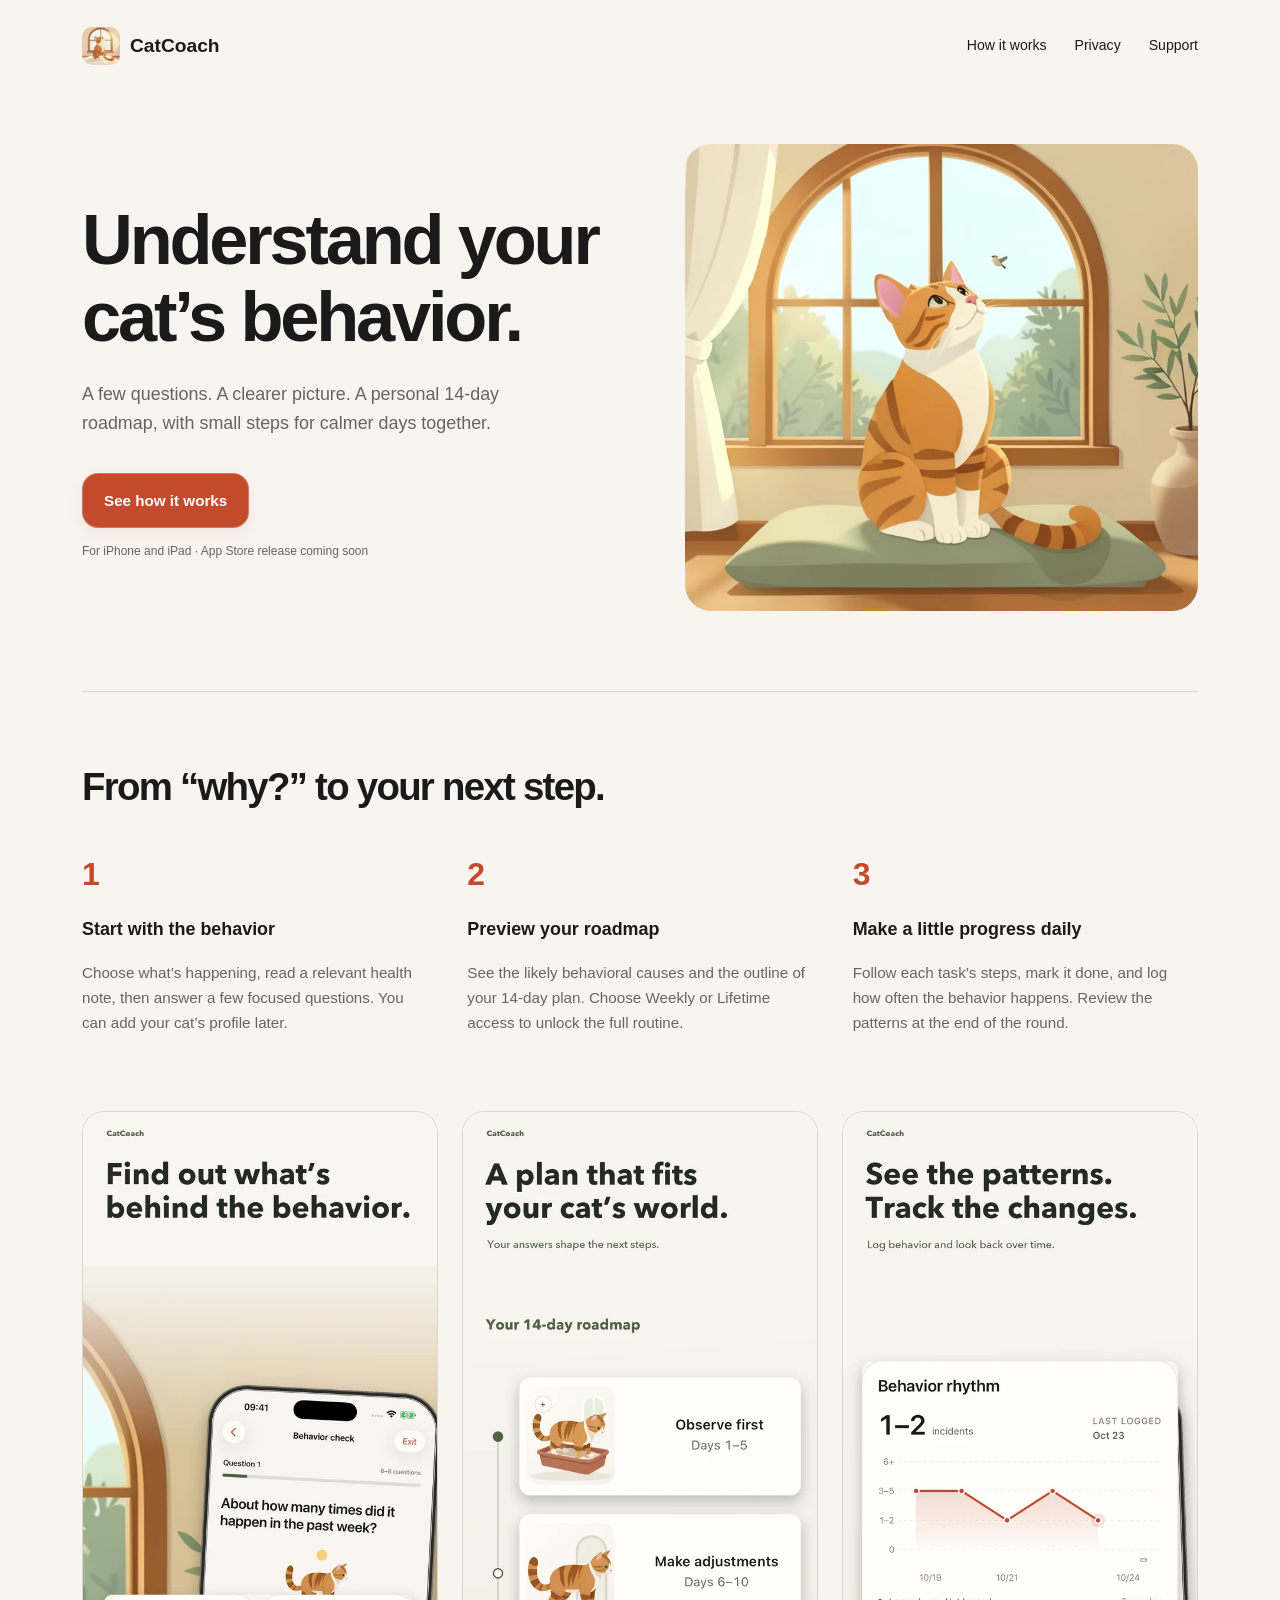
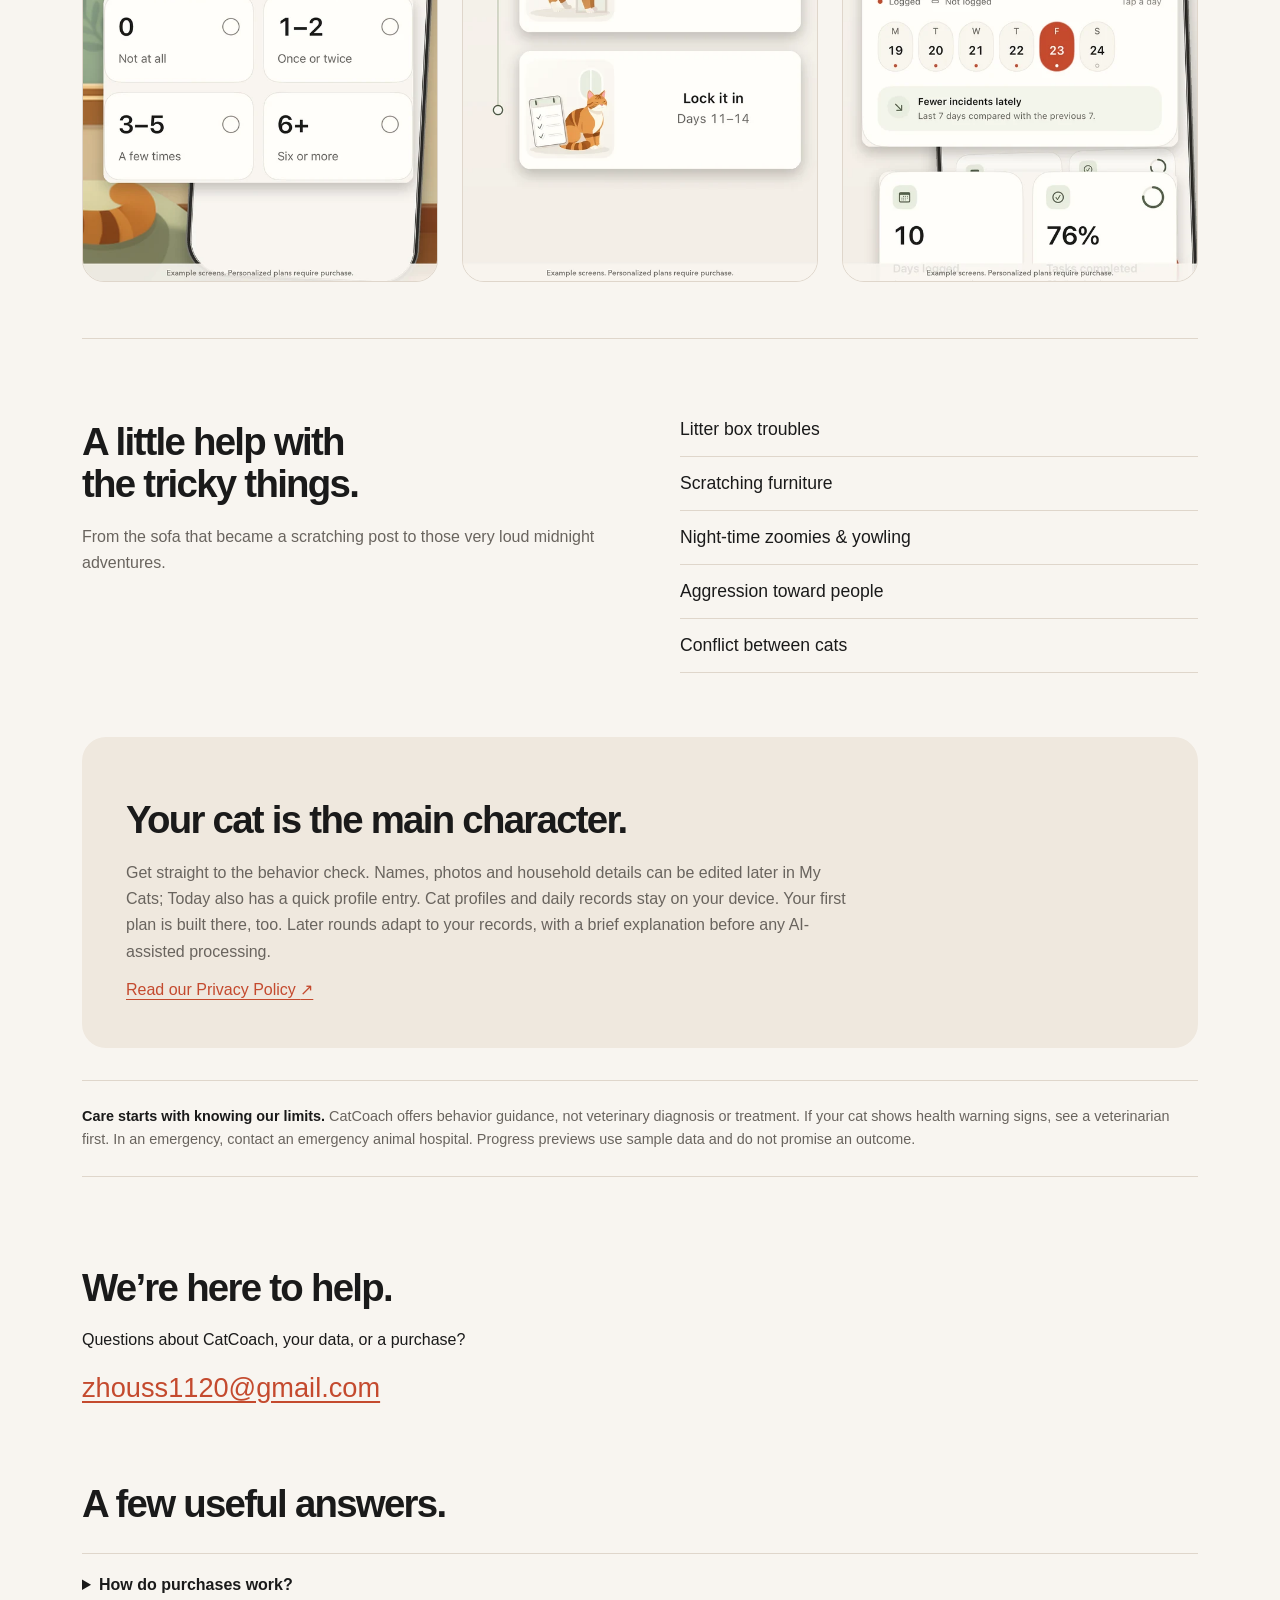
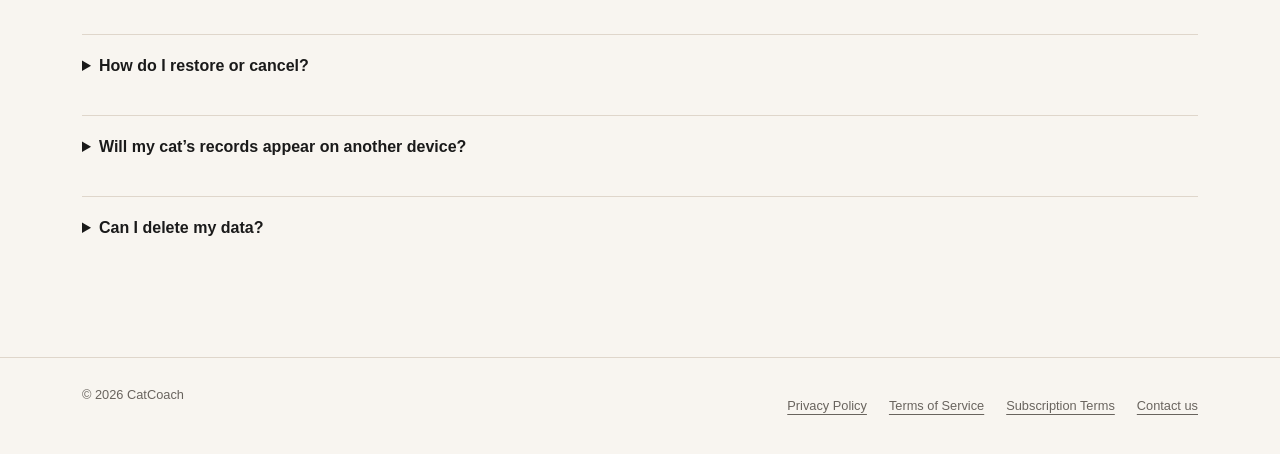
<file: index.html>
<!doctype html>
<html lang="en">
<head>
<meta charset="utf-8"><meta name="viewport" content="width=device-width, initial-scale=1">
<meta name="theme-color" content="#F8F5F0">
<meta name="description" content="Understand your cat’s behavior. Start with a short behavior check, preview your 14-day roadmap, and unlock clear daily guidance on iPhone and iPad.">
<title>CatCoach — Understand your cat’s behavior</title>
<link rel="icon" href="assets/catcoach-a4.png" type="image/png"><link rel="apple-touch-icon" href="assets/apple-touch-icon.png" sizes="180x180"><link rel="stylesheet" href="styles.css">
</head>
<body>
<header class="site-header">
  <a class="brand" href="index.html"><img src="assets/catcoach-a4.png" alt="" width="38" height="38"><span>CatCoach</span></a>
  <nav class="site-nav" aria-label="Main navigation"><a href="#how-it-works">How it works</a><a href="privacy.html">Privacy</a><a href="#support">Support</a></nav>
</header>
<main class="home">
  <section class="home-hero">
    <div class="hero-copy">
      <h1>Understand your cat’s behavior.</h1>
      <p class="lead">A few questions. A clearer picture. A personal 14-day roadmap, with small steps for calmer days together.</p>
      <a class="button" href="#how-it-works">See how it works</a>
      <p class="availability">For iPhone and iPad · App Store release coming soon</p>
    </div>
    <figure class="hero-art"><img src="assets/window-scene.webp" alt="CatCoach’s orange cat beside a sunny window, with plants and warm afternoon light" width="896" height="640" fetchpriority="high"></figure>
  </section>
  <section class="intro" id="how-it-works">
    <h2>From “why?” to your next step.</h2>
    <div class="steps">
      <article><span class="step-number">1</span><h3>Start with the behavior</h3><p>Choose what’s happening, read a relevant health note, then answer a few focused questions. You can add your cat’s profile later.</p></article>
      <article><span class="step-number">2</span><h3>Preview your roadmap</h3><p>See the likely behavioral causes and the outline of your 14-day plan. Choose Weekly or Lifetime access to unlock the full routine.</p></article>
      <article><span class="step-number">3</span><h3>Make a little progress daily</h3><p>Follow each task’s steps, mark it done, and log how often the behavior happens. Review the patterns at the end of the round.</p></article>
    </div>
  </section>
  <section class="app-preview" aria-label="A look inside CatCoach">
    <figure><img src="assets/behavior-check.webp" alt="CatCoach behavior check preview, showing a short illustrated question" width="600" height="1304" loading="lazy"></figure>
    <figure><img src="assets/plan-roadmap.webp" alt="CatCoach plan preview, showing the three stages of a 14-day roadmap without the paid task details" width="600" height="1304" loading="lazy"></figure>
    <figure><img src="assets/progress.webp" alt="CatCoach progress preview with sample behavior records and patterns" width="600" height="1304" loading="lazy"></figure>
  </section>
  <section class="split-section">
    <div><h2>A little help with the tricky things.</h2><p class="muted">From the sofa that became a scratching post to those very loud midnight adventures.</p></div>
    <ul class="behavior-list"><li>Litter box troubles</li><li>Scratching furniture</li><li>Night-time zoomies &amp; yowling</li><li>Aggression toward people</li><li>Conflict between cats</li></ul>
  </section>
  <section class="privacy-note"><h2>Your cat is the main character.</h2><p>Get straight to the behavior check. Names, photos and household details can be edited later in My Cats; Today also has a quick profile entry. Cat profiles and daily records stay on your device. Your first plan is built there, too. Later rounds adapt to your records, with a brief explanation before any AI-assisted processing.</p><a href="privacy.html">Read our Privacy Policy <span aria-hidden="true">↗</span></a></section>
  <section class="notice"><strong>Care starts with knowing our limits.</strong> CatCoach offers behavior guidance, not veterinary diagnosis or treatment. If your cat shows health warning signs, see a veterinarian first. In an emergency, contact an emergency animal hospital. Progress previews use sample data and do not promise an outcome.</section>
  <section id="contact" class="contact-section"><h2>We’re here to help.</h2><p>Questions about CatCoach, your data, or a purchase?</p><a class="contact-email" href="mailto:zhouss1120@gmail.com">zhouss1120@gmail.com</a></section>
  <section id="support" class="faq"><h2>A few useful answers.</h2>
    <details><summary>How do purchases work?</summary><p>Preview the assessment and roadmap before you buy. CatCoach Weekly is an auto-renewing subscription; CatCoach Lifetime is a one-time purchase. Both unlock the same plan features. Apple shows the local price and billing terms before confirmation. A 14-day plan is separate from the 1-week billing period. See our <a href="auto-renewal.html">subscription terms</a>.</p></details>
    <details><summary>How do I restore or cancel?</summary><p>Restore from Settings → Restore Purchases in CatCoach, using the same Apple Account. Weekly members can use Settings → Manage Subscription, or Apple Settings → your name → Subscriptions on iPhone or iPad. Deleting the app does not cancel a subscription. For refunds, visit <a href="https://reportaproblem.apple.com">Apple’s refund page</a>.</p></details>
    <details><summary>Will my cat’s records appear on another device?</summary><p>Purchases can be restored with the same Apple Account. Cat profiles, photos, plans and records are stored locally and do not automatically sync between your iPhone and iPad.</p></details>
    <details><summary>Can I delete my data?</summary><p>Yes. Delete individual cat profiles and their records in My Cats, or remove a photo in its profile. To erase all local records, use Delete App in Apple’s settings, not Offload App. Purchase records handled by Apple and RevenueCat are separate; contact us for purchase-related data requests.</p></details>
  </section>
</main>
<footer class="site-footer"><div><span>© 2026 CatCoach</span><nav aria-label="Legal"><a href="privacy.html">Privacy Policy</a><a href="terms.html">Terms of Service</a><a href="auto-renewal.html">Subscription Terms</a><a href="#contact">Contact us</a></nav></div></footer>
</body>
</html>
</file>
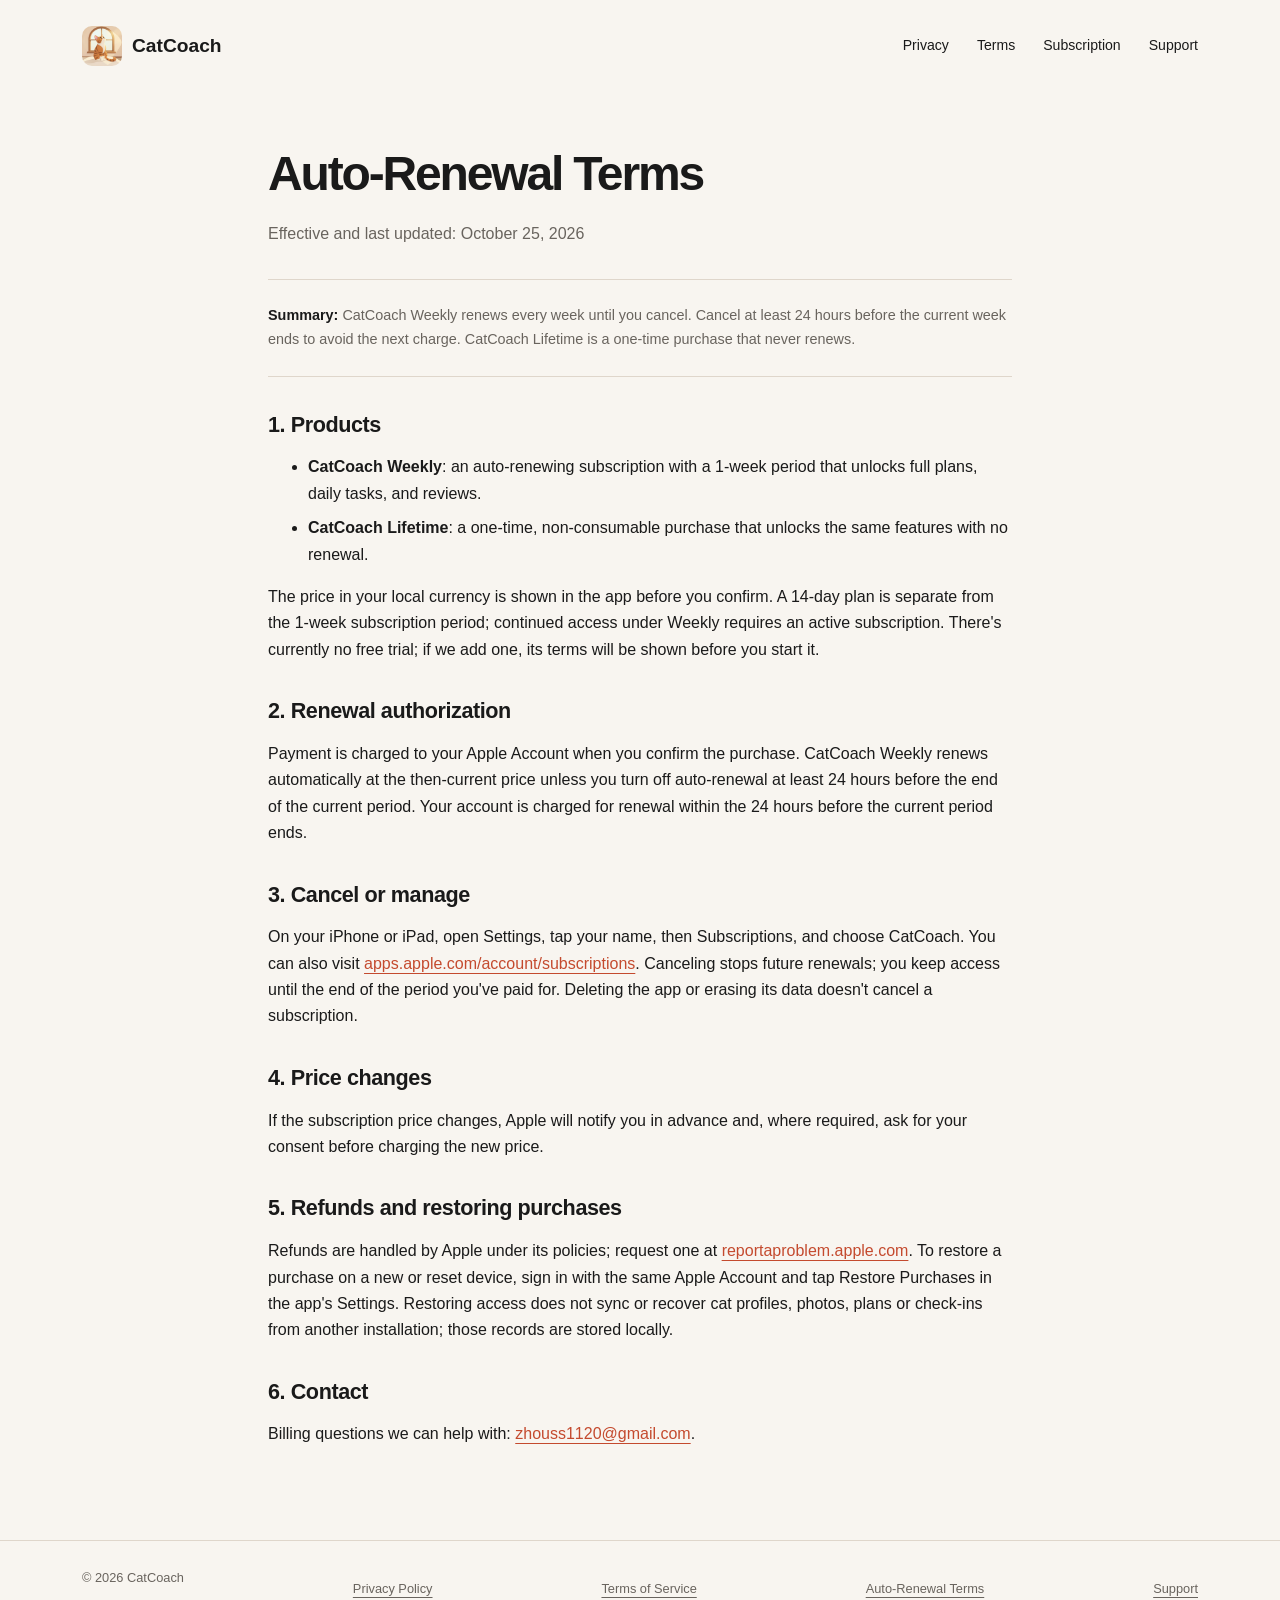
<file: auto-renewal.html>
<!doctype html>
<html lang="en">
<head>
<meta charset="utf-8">
<meta name="viewport" content="width=device-width, initial-scale=1">
<meta name="theme-color" content="#F8F5F0">
<title>Auto-Renewal Terms: CatCoach</title>
<link rel="icon" href="assets/catcoach-a4.png" type="image/png">
<link rel="apple-touch-icon" href="assets/apple-touch-icon.png" sizes="180x180">
<link rel="stylesheet" href="styles.css">
</head>
<body>
<header class="site-header">
  <a class="brand" href="index.html"><img src="assets/catcoach-a4.png" alt="" width="40" height="40"><span>CatCoach</span></a>
  <nav class="site-nav" aria-label="Site"><a href="privacy.html">Privacy</a><a href="terms.html">Terms</a><a href="auto-renewal.html">Subscription</a><a href="index.html#support">Support</a></nav>
</header>
<main>
  <h1>Auto-Renewal Terms</h1>
  <p class="meta">Effective and last updated: October 25, 2026</p>
  <div class="notice"><strong>Summary:</strong> CatCoach Weekly renews every week until you cancel. Cancel at least 24 hours before the current week ends to avoid the next charge. CatCoach Lifetime is a one-time purchase that never renews.</div>

  <h2>1. Products</h2>
  <ul>
    <li><strong>CatCoach Weekly</strong>: an auto-renewing subscription with a 1-week period that unlocks full plans, daily tasks, and reviews.</li>
    <li><strong>CatCoach Lifetime</strong>: a one-time, non-consumable purchase that unlocks the same features with no renewal.</li>
  </ul>
  <p>The price in your local currency is shown in the app before you confirm. A 14-day plan is separate from the 1-week subscription period; continued access under Weekly requires an active subscription. There's currently no free trial; if we add one, its terms will be shown before you start it.</p>

  <h2>2. Renewal authorization</h2>
  <p>Payment is charged to your Apple Account when you confirm the purchase. CatCoach Weekly renews automatically at the then-current price unless you turn off auto-renewal at least 24 hours before the end of the current period. Your account is charged for renewal within the 24 hours before the current period ends.</p>

  <h2>3. Cancel or manage</h2>
  <p>On your iPhone or iPad, open Settings, tap your name, then Subscriptions, and choose CatCoach. You can also visit <a href="https://apps.apple.com/account/subscriptions">apps.apple.com/account/subscriptions</a>. Canceling stops future renewals; you keep access until the end of the period you've paid for. Deleting the app or erasing its data doesn't cancel a subscription.</p>

  <h2>4. Price changes</h2>
  <p>If the subscription price changes, Apple will notify you in advance and, where required, ask for your consent before charging the new price.</p>

  <h2>5. Refunds and restoring purchases</h2>
  <p>Refunds are handled by Apple under its policies; request one at <a href="https://reportaproblem.apple.com">reportaproblem.apple.com</a>. To restore a purchase on a new or reset device, sign in with the same Apple Account and tap Restore Purchases in the app's Settings. Restoring access does not sync or recover cat profiles, photos, plans or check-ins from another installation; those records are stored locally.</p>

  <h2>6. Contact</h2>
  <p>Billing questions we can help with: <a href="mailto:zhouss1120@gmail.com">zhouss1120@gmail.com</a>.</p>
</main>
<footer class="site-footer"><div><span>© 2026 CatCoach</span><a href="privacy.html">Privacy Policy</a><a href="terms.html">Terms of Service</a><a href="auto-renewal.html">Auto-Renewal Terms</a><a href="index.html#support">Support</a></div></footer>
</body>
</html>
</file>
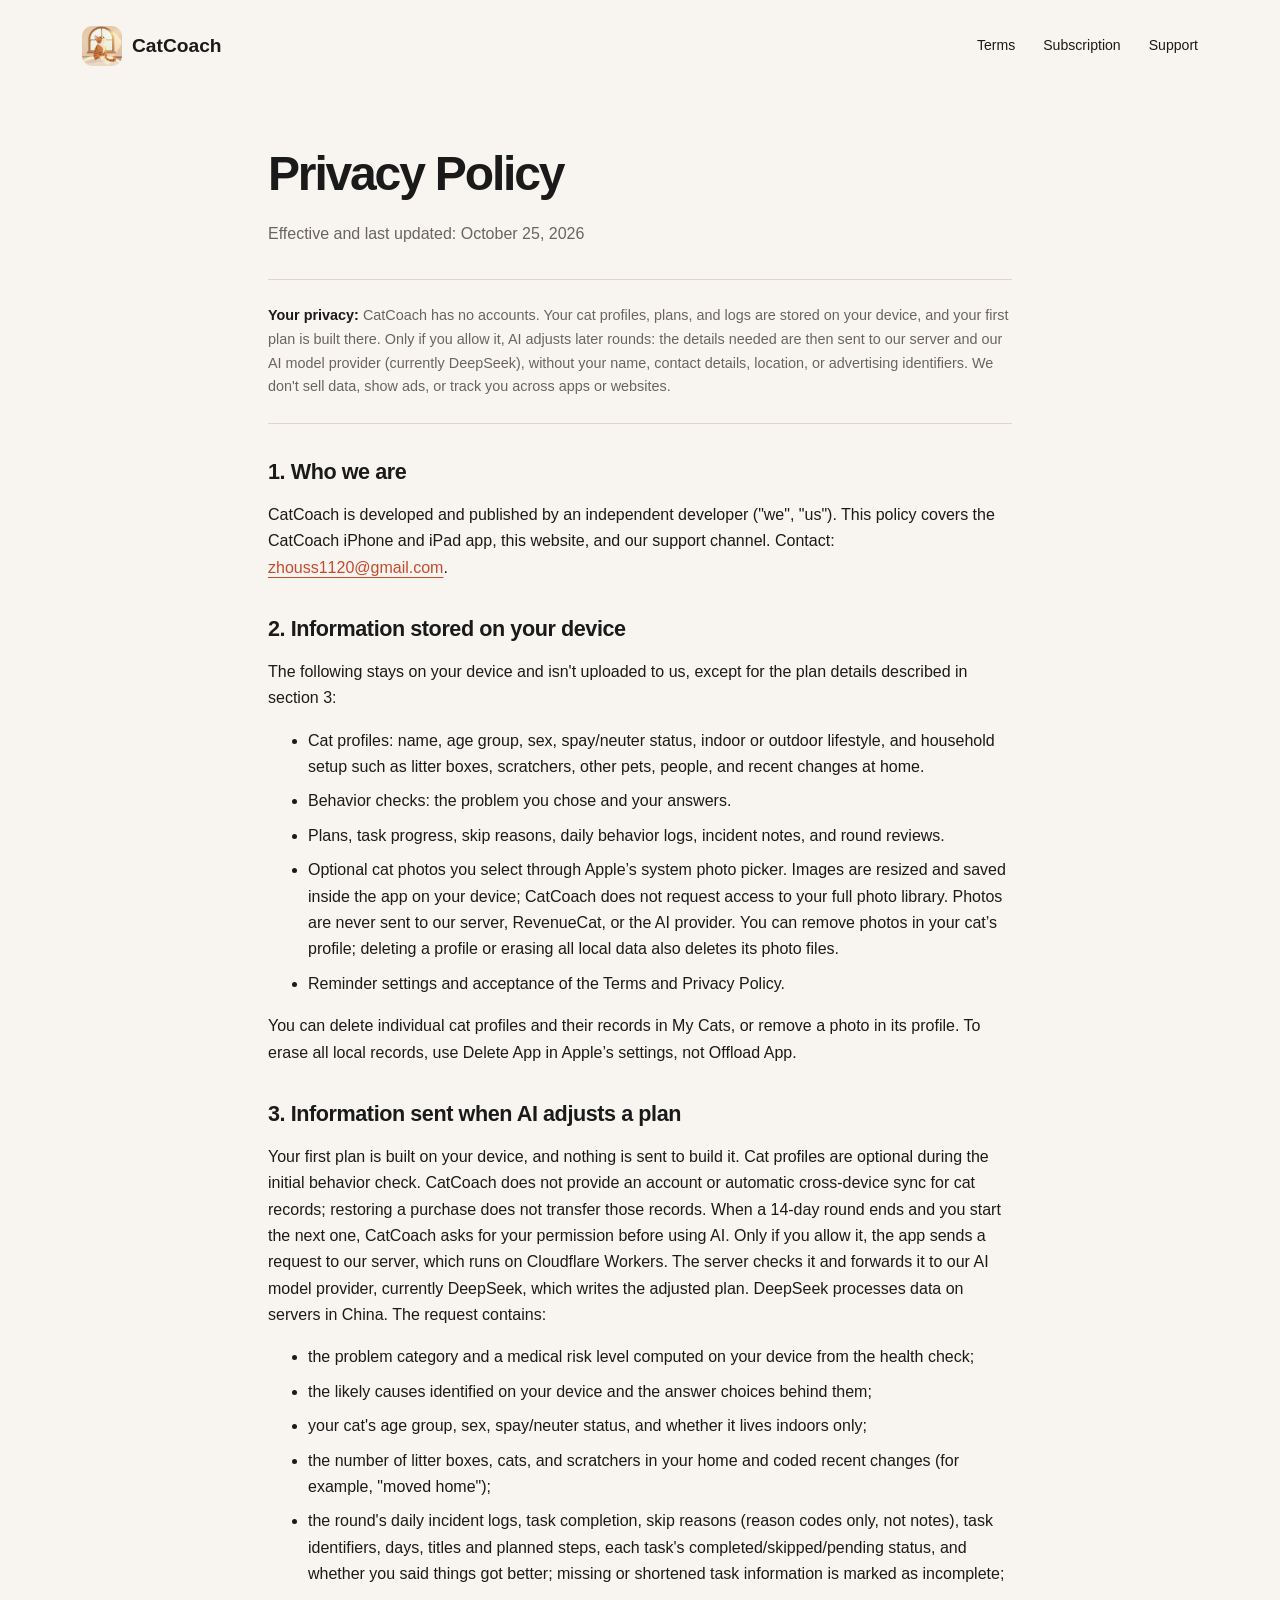
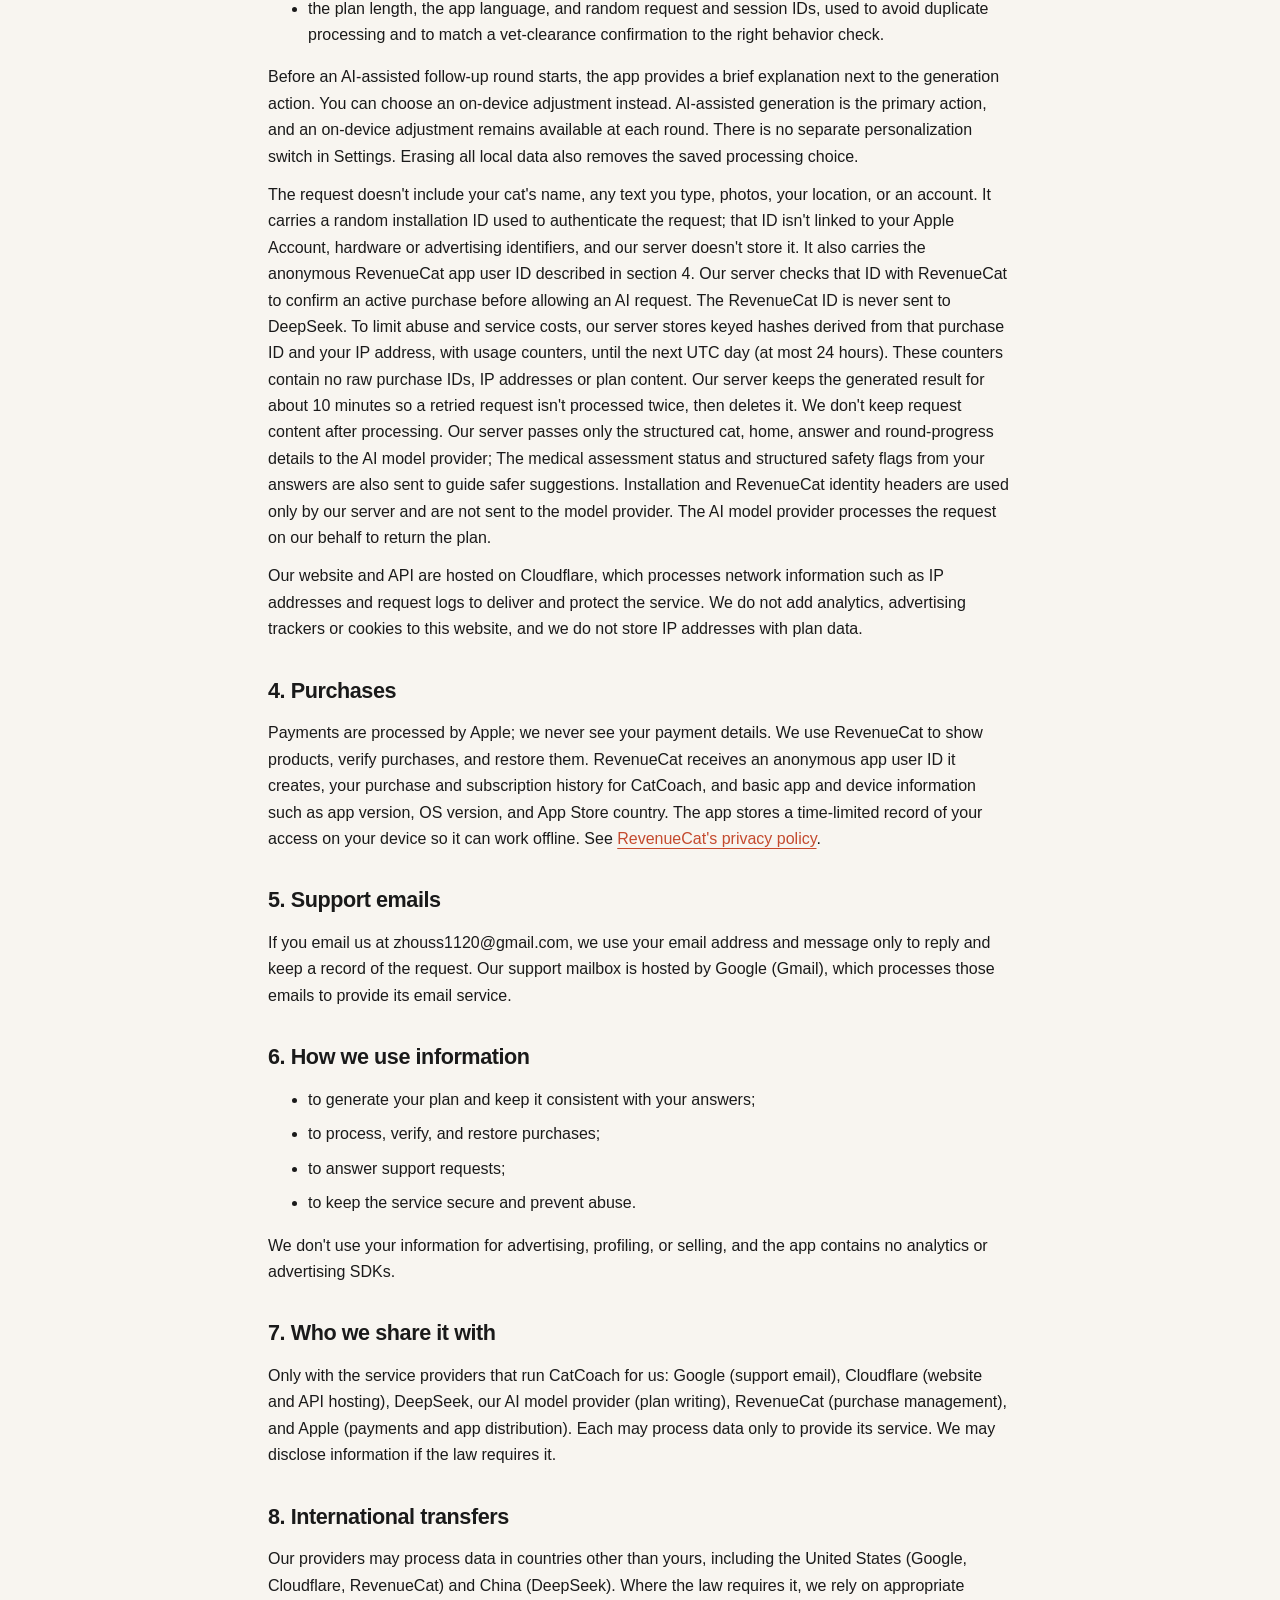
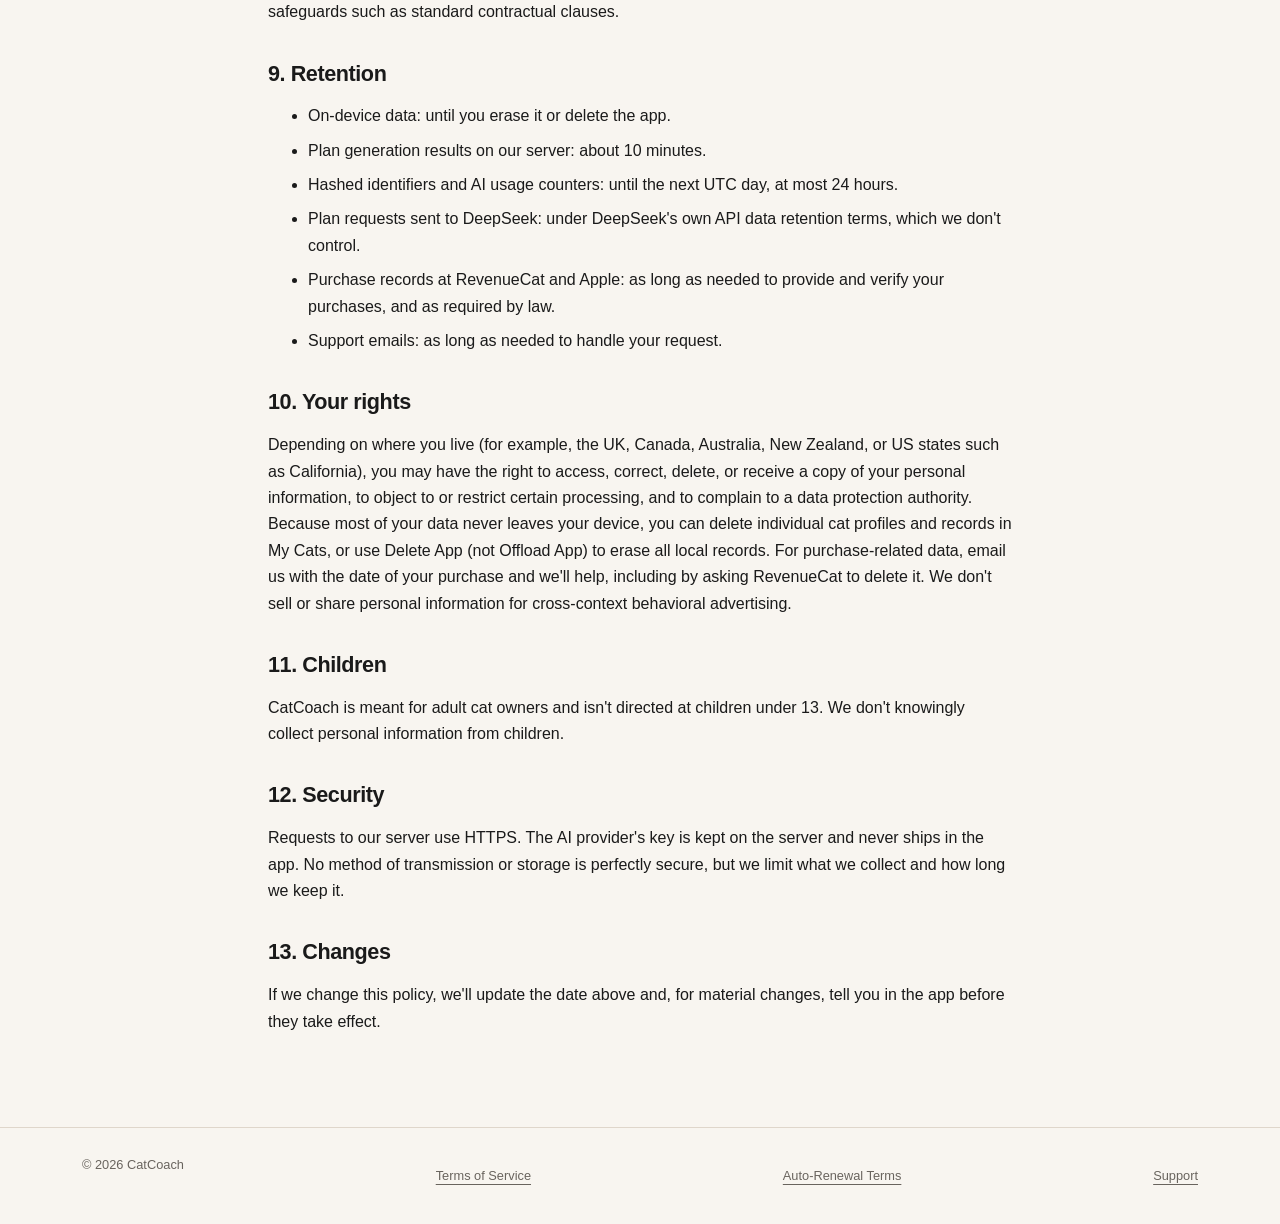
<file: privacy.html>
<!doctype html>
<html lang="en">
<head>
<meta charset="utf-8">
<meta name="viewport" content="width=device-width, initial-scale=1">
<meta name="theme-color" content="#F8F5F0">
<title>Privacy Policy: CatCoach</title>
<link rel="icon" href="assets/catcoach-a4.png" type="image/png">
<link rel="apple-touch-icon" href="assets/apple-touch-icon.png" sizes="180x180">
<link rel="stylesheet" href="styles.css">
</head>
<body>
<header class="site-header">
  <a class="brand" href="index.html"><img src="assets/catcoach-a4.png" alt="" width="40" height="40"><span>CatCoach</span></a>
  <nav class="site-nav" aria-label="Site"><a href="terms.html">Terms</a><a href="auto-renewal.html">Subscription</a><a href="index.html#support">Support</a></nav>
</header>
<main>
  <h1>Privacy Policy</h1>
  <p class="meta">Effective and last updated: October 25, 2026</p>
  <div class="notice"><strong>Your privacy:</strong> CatCoach has no accounts. Your cat profiles, plans, and logs are stored on your device, and your first plan is built there. Only if you allow it, AI adjusts later rounds: the details needed are then sent to our server and our AI model provider (currently DeepSeek), without your name, contact details, location, or advertising identifiers. We don't sell data, show ads, or track you across apps or websites.</div>

  <h2>1. Who we are</h2>
  <p>CatCoach is developed and published by an independent developer ("we", "us"). This policy covers the CatCoach iPhone and iPad app, this website, and our support channel. Contact: <a href="mailto:zhouss1120@gmail.com">zhouss1120@gmail.com</a>.</p>

  <h2>2. Information stored on your device</h2>
  <p>The following stays on your device and isn't uploaded to us, except for the plan details described in section 3:</p>
  <ul>
    <li>Cat profiles: name, age group, sex, spay/neuter status, indoor or outdoor lifestyle, and household setup such as litter boxes, scratchers, other pets, people, and recent changes at home.</li>
    <li>Behavior checks: the problem you chose and your answers.</li>
    <li>Plans, task progress, skip reasons, daily behavior logs, incident notes, and round reviews.</li>
    <li>Optional cat photos you select through Apple’s system photo picker. Images are resized and saved inside the app on your device; CatCoach does not request access to your full photo library. Photos are never sent to our server, RevenueCat, or the AI provider. You can remove photos in your cat’s profile; deleting a profile or erasing all local data also deletes its photo files.</li>
    <li>Reminder settings and acceptance of the Terms and Privacy Policy.</li>
  </ul>
  <p>You can delete individual cat profiles and their records in My Cats, or remove a photo in its profile. To erase all local records, use Delete App in Apple’s settings, not Offload App.</p>

  <h2>3. Information sent when AI adjusts a plan</h2>
  <p>Your first plan is built on your device, and nothing is sent to build it. Cat profiles are optional during the initial behavior check. CatCoach does not provide an account or automatic cross-device sync for cat records; restoring a purchase does not transfer those records. When a 14-day round ends and you start the next one, CatCoach asks for your permission before using AI. Only if you allow it, the app sends a request to our server, which runs on Cloudflare Workers. The server checks it and forwards it to our AI model provider, currently DeepSeek, which writes the adjusted plan. DeepSeek processes data on servers in China. The request contains:</p>
  <ul>
    <li>the problem category and a medical risk level computed on your device from the health check;</li>
    <li>the likely causes identified on your device and the answer choices behind them;</li>
    <li>your cat's age group, sex, spay/neuter status, and whether it lives indoors only;</li>
    <li>the number of litter boxes, cats, and scratchers in your home and coded recent changes (for example, "moved home");</li>
    <li>the round's daily incident logs, task completion, skip reasons (reason codes only, not notes), task identifiers, days, titles and planned steps, each task's completed/skipped/pending status, and whether you said things got better; missing or shortened task information is marked as incomplete;</li>
    <li>the plan length, the app language, and random request and session IDs, used to avoid duplicate processing and to match a vet-clearance confirmation to the right behavior check.</li>
  </ul>
  <p>Before an AI-assisted follow-up round starts, the app provides a brief explanation next to the generation action. You can choose an on-device adjustment instead. AI-assisted generation is the primary action, and an on-device adjustment remains available at each round. There is no separate personalization switch in Settings. Erasing all local data also removes the saved processing choice.</p>
  <p>The request doesn't include your cat's name, any text you type, photos, your location, or an account. It carries a random installation ID used to authenticate the request; that ID isn't linked to your Apple Account, hardware or advertising identifiers, and our server doesn't store it. It also carries the anonymous RevenueCat app user ID described in section 4. Our server checks that ID with RevenueCat to confirm an active purchase before allowing an AI request. The RevenueCat ID is never sent to DeepSeek. To limit abuse and service costs, our server stores keyed hashes derived from that purchase ID and your IP address, with usage counters, until the next UTC day (at most 24 hours). These counters contain no raw purchase IDs, IP addresses or plan content. Our server keeps the generated result for about 10 minutes so a retried request isn't processed twice, then deletes it. We don't keep request content after processing. Our server passes only the structured cat, home, answer and round-progress details to the AI model provider; The medical assessment status and structured safety flags from your answers are also sent to guide safer suggestions. Installation and RevenueCat identity headers are used only by our server and are not sent to the model provider. The AI model provider processes the request on our behalf to return the plan.</p>
  <p>Our website and API are hosted on Cloudflare, which processes network information such as IP addresses and request logs to deliver and protect the service. We do not add analytics, advertising trackers or cookies to this website, and we do not store IP addresses with plan data.</p>

  <h2>4. Purchases</h2>
  <p>Payments are processed by Apple; we never see your payment details. We use RevenueCat to show products, verify purchases, and restore them. RevenueCat receives an anonymous app user ID it creates, your purchase and subscription history for CatCoach, and basic app and device information such as app version, OS version, and App Store country. The app stores a time-limited record of your access on your device so it can work offline. See <a href="https://www.revenuecat.com/privacy">RevenueCat's privacy policy</a>.</p>

  <h2>5. Support emails</h2>
  <p>If you email us at zhouss1120@gmail.com, we use your email address and message only to reply and keep a record of the request. Our support mailbox is hosted by Google (Gmail), which processes those emails to provide its email service.</p>

  <h2>6. How we use information</h2>
  <ul>
    <li>to generate your plan and keep it consistent with your answers;</li>
    <li>to process, verify, and restore purchases;</li>
    <li>to answer support requests;</li>
    <li>to keep the service secure and prevent abuse.</li>
  </ul>
  <p>We don't use your information for advertising, profiling, or selling, and the app contains no analytics or advertising SDKs.</p>

  <h2>7. Who we share it with</h2>
  <p>Only with the service providers that run CatCoach for us: Google (support email), Cloudflare (website and API hosting), DeepSeek, our AI model provider (plan writing), RevenueCat (purchase management), and Apple (payments and app distribution). Each may process data only to provide its service. We may disclose information if the law requires it.</p>

  <h2>8. International transfers</h2>
  <p>Our providers may process data in countries other than yours, including the United States (Google, Cloudflare, RevenueCat) and China (DeepSeek). Where the law requires it, we rely on appropriate safeguards such as standard contractual clauses.</p>

  <h2>9. Retention</h2>
  <ul>
    <li>On-device data: until you erase it or delete the app.</li>
    <li>Plan generation results on our server: about 10 minutes.</li>
    <li>Hashed identifiers and AI usage counters: until the next UTC day, at most 24 hours.</li>
    <li>Plan requests sent to DeepSeek: under DeepSeek's own API data retention terms, which we don't control.</li>
    <li>Purchase records at RevenueCat and Apple: as long as needed to provide and verify your purchases, and as required by law.</li>
    <li>Support emails: as long as needed to handle your request.</li>
  </ul>

  <h2>10. Your rights</h2>
  <p>Depending on where you live (for example, the UK, Canada, Australia, New Zealand, or US states such as California), you may have the right to access, correct, delete, or receive a copy of your personal information, to object to or restrict certain processing, and to complain to a data protection authority. Because most of your data never leaves your device, you can delete individual cat profiles and records in My Cats, or use Delete App (not Offload App) to erase all local records. For purchase-related data, email us with the date of your purchase and we'll help, including by asking RevenueCat to delete it. We don't sell or share personal information for cross-context behavioral advertising.</p>

  <h2>11. Children</h2>
  <p>CatCoach is meant for adult cat owners and isn't directed at children under 13. We don't knowingly collect personal information from children.</p>

  <h2>12. Security</h2>
  <p>Requests to our server use HTTPS. The AI provider's key is kept on the server and never ships in the app. No method of transmission or storage is perfectly secure, but we limit what we collect and how long we keep it.</p>

  <h2>13. Changes</h2>
  <p>If we change this policy, we'll update the date above and, for material changes, tell you in the app before they take effect.</p>
</main>
<footer class="site-footer"><div><span>© 2026 CatCoach</span><a href="terms.html">Terms of Service</a><a href="auto-renewal.html">Auto-Renewal Terms</a><a href="index.html#support">Support</a></div></footer>
</body>
</html>
</file>
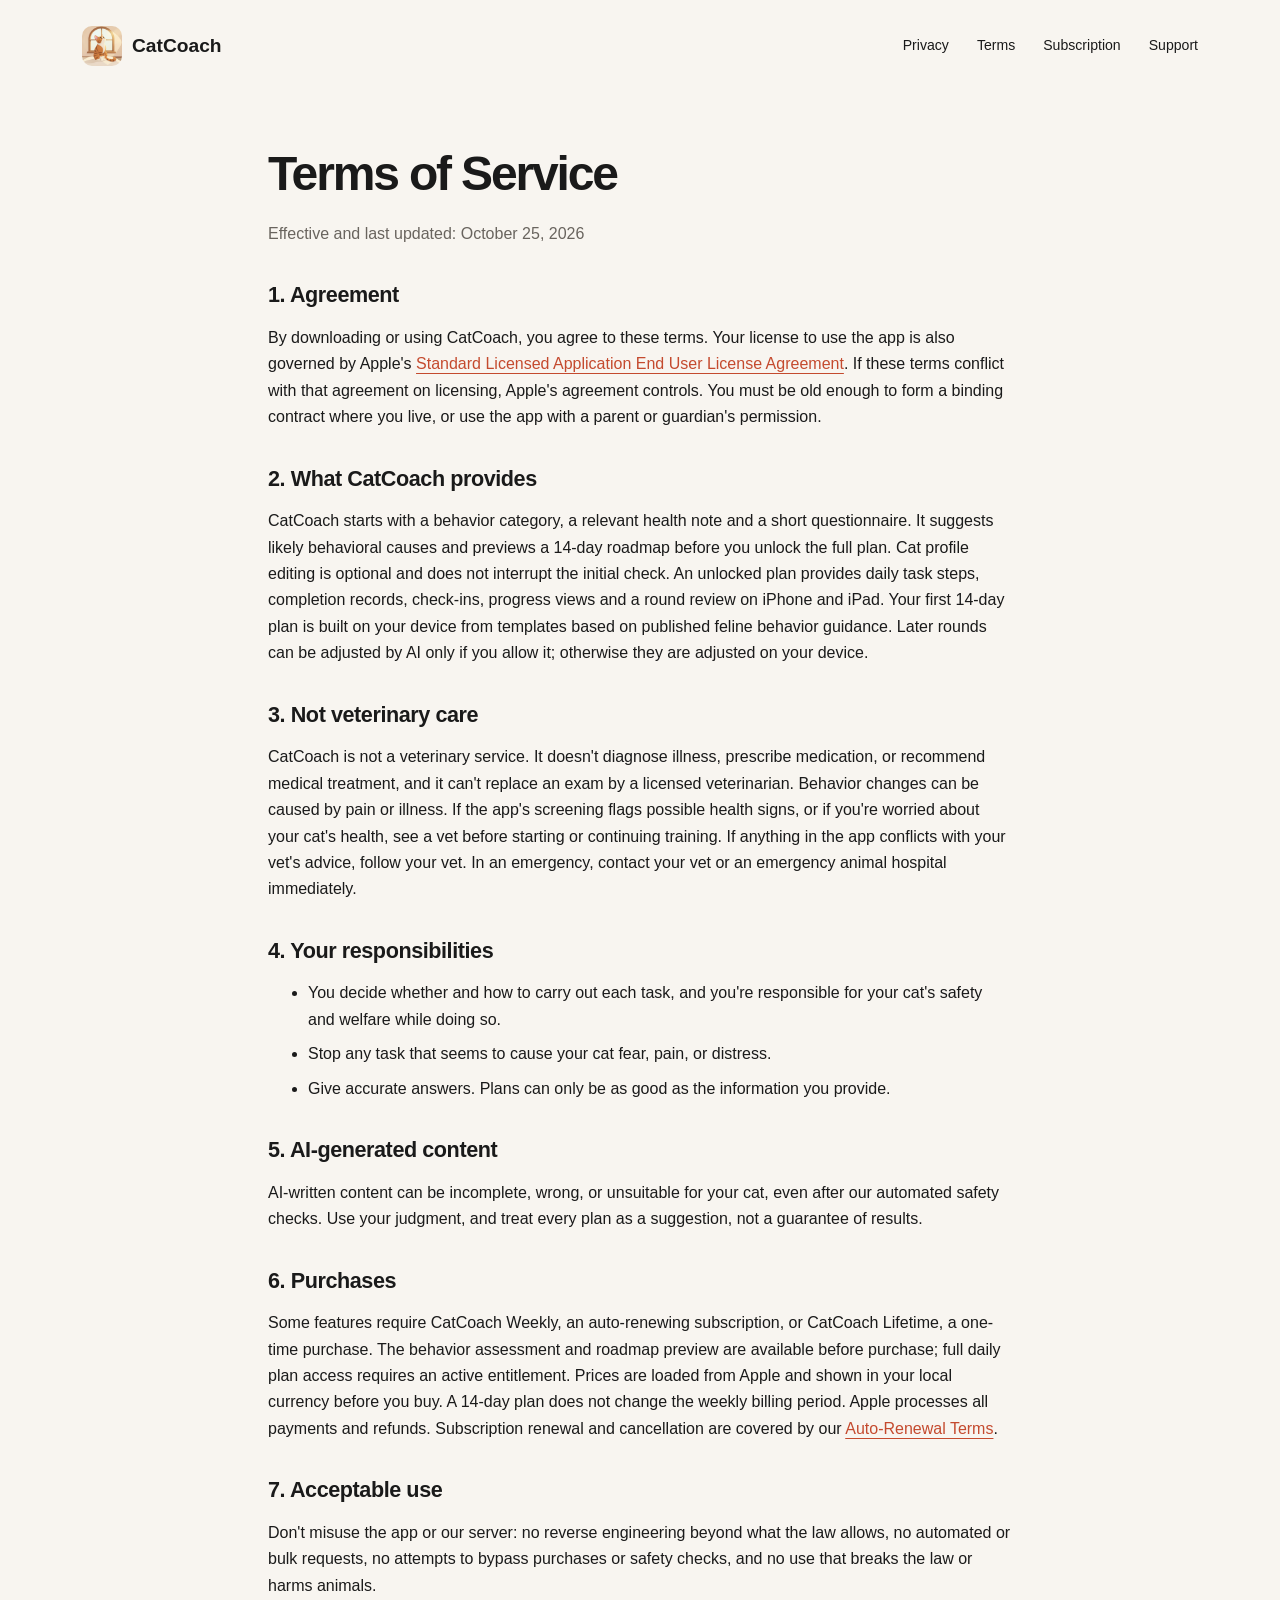
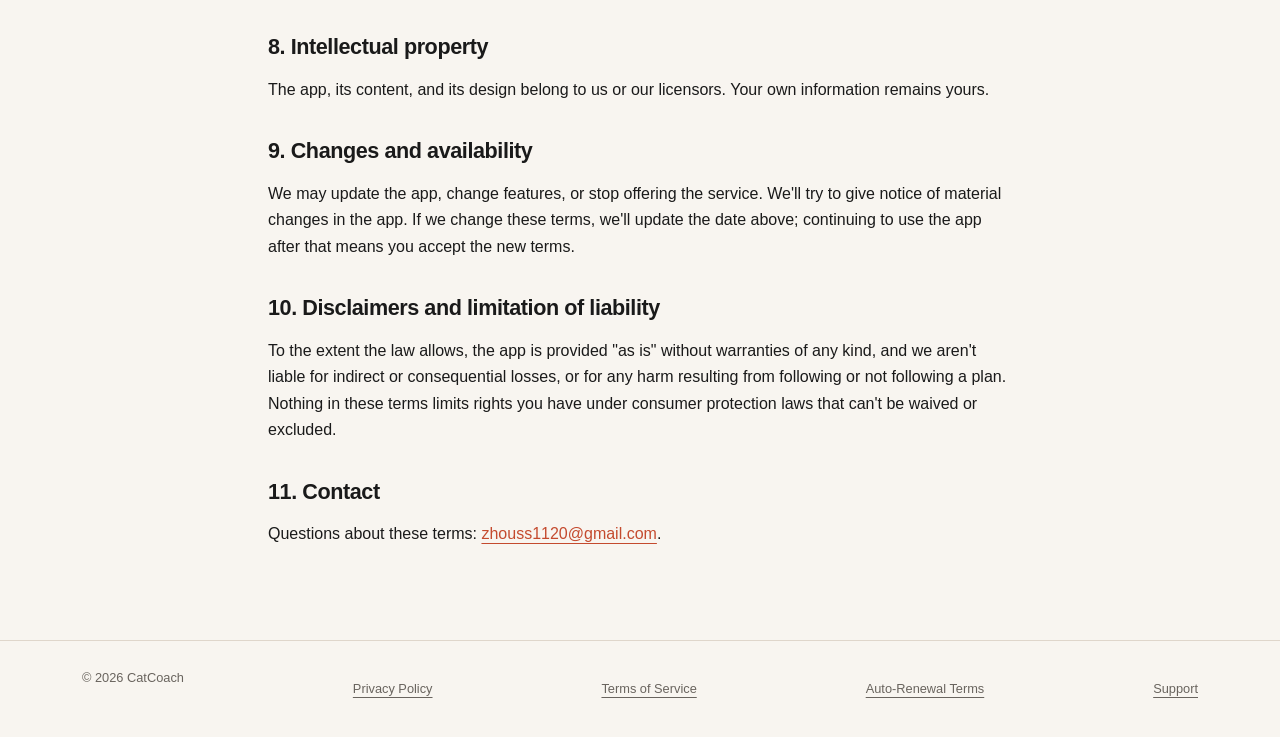
<file: terms.html>
<!doctype html>
<html lang="en">
<head>
<meta charset="utf-8">
<meta name="viewport" content="width=device-width, initial-scale=1">
<meta name="theme-color" content="#F8F5F0">
<title>Terms of Service: CatCoach</title>
<link rel="icon" href="assets/catcoach-a4.png" type="image/png">
<link rel="apple-touch-icon" href="assets/apple-touch-icon.png" sizes="180x180">
<link rel="stylesheet" href="styles.css">
</head>
<body>
<header class="site-header">
  <a class="brand" href="index.html"><img src="assets/catcoach-a4.png" alt="" width="40" height="40"><span>CatCoach</span></a>
  <nav class="site-nav" aria-label="Site"><a href="privacy.html">Privacy</a><a href="terms.html">Terms</a><a href="auto-renewal.html">Subscription</a><a href="index.html#support">Support</a></nav>
</header>
<main>
  <h1>Terms of Service</h1>
  <p class="meta">Effective and last updated: October 25, 2026</p>

  <h2>1. Agreement</h2>
  <p>By downloading or using CatCoach, you agree to these terms. Your license to use the app is also governed by Apple's <a href="https://www.apple.com/legal/internet-services/itunes/dev/stdeula/">Standard Licensed Application End User License Agreement</a>. If these terms conflict with that agreement on licensing, Apple's agreement controls. You must be old enough to form a binding contract where you live, or use the app with a parent or guardian's permission.</p>

  <h2>2. What CatCoach provides</h2>
  <p>CatCoach starts with a behavior category, a relevant health note and a short questionnaire. It suggests likely behavioral causes and previews a 14-day roadmap before you unlock the full plan. Cat profile editing is optional and does not interrupt the initial check. An unlocked plan provides daily task steps, completion records, check-ins, progress views and a round review on iPhone and iPad. Your first 14-day plan is built on your device from templates based on published feline behavior guidance. Later rounds can be adjusted by AI only if you allow it; otherwise they are adjusted on your device.</p>

  <h2>3. Not veterinary care</h2>
  <p>CatCoach is not a veterinary service. It doesn't diagnose illness, prescribe medication, or recommend medical treatment, and it can't replace an exam by a licensed veterinarian. Behavior changes can be caused by pain or illness. If the app's screening flags possible health signs, or if you're worried about your cat's health, see a vet before starting or continuing training. If anything in the app conflicts with your vet's advice, follow your vet. In an emergency, contact your vet or an emergency animal hospital immediately.</p>

  <h2>4. Your responsibilities</h2>
  <ul>
    <li>You decide whether and how to carry out each task, and you're responsible for your cat's safety and welfare while doing so.</li>
    <li>Stop any task that seems to cause your cat fear, pain, or distress.</li>
    <li>Give accurate answers. Plans can only be as good as the information you provide.</li>
  </ul>

  <h2>5. AI-generated content</h2>
  <p>AI-written content can be incomplete, wrong, or unsuitable for your cat, even after our automated safety checks. Use your judgment, and treat every plan as a suggestion, not a guarantee of results.</p>

  <h2>6. Purchases</h2>
  <p>Some features require CatCoach Weekly, an auto-renewing subscription, or CatCoach Lifetime, a one-time purchase. The behavior assessment and roadmap preview are available before purchase; full daily plan access requires an active entitlement. Prices are loaded from Apple and shown in your local currency before you buy. A 14-day plan does not change the weekly billing period. Apple processes all payments and refunds. Subscription renewal and cancellation are covered by our <a href="auto-renewal.html">Auto-Renewal Terms</a>.</p>

  <h2>7. Acceptable use</h2>
  <p>Don't misuse the app or our server: no reverse engineering beyond what the law allows, no automated or bulk requests, no attempts to bypass purchases or safety checks, and no use that breaks the law or harms animals.</p>

  <h2>8. Intellectual property</h2>
  <p>The app, its content, and its design belong to us or our licensors. Your own information remains yours.</p>

  <h2>9. Changes and availability</h2>
  <p>We may update the app, change features, or stop offering the service. We'll try to give notice of material changes in the app. If we change these terms, we'll update the date above; continuing to use the app after that means you accept the new terms.</p>

  <h2>10. Disclaimers and limitation of liability</h2>
  <p>To the extent the law allows, the app is provided "as is" without warranties of any kind, and we aren't liable for indirect or consequential losses, or for any harm resulting from following or not following a plan. Nothing in these terms limits rights you have under consumer protection laws that can't be waived or excluded.</p>

  <h2>11. Contact</h2>
  <p>Questions about these terms: <a href="mailto:zhouss1120@gmail.com">zhouss1120@gmail.com</a>.</p>
</main>
<footer class="site-footer"><div><span>© 2026 CatCoach</span><a href="privacy.html">Privacy Policy</a><a href="terms.html">Terms of Service</a><a href="auto-renewal.html">Auto-Renewal Terms</a><a href="index.html#support">Support</a></div></footer>
</body>
</html>
</file>
<file: styles.css>
:root{--bg:#f8f5f0;--surface:#efe8de;--ink:#1a1a1a;--muted:#69645e;--accent:#c44a2e;--line:#dfd6cb;--soft:#f5e8df;color-scheme:light dark;font-family:-apple-system,BlinkMacSystemFont,"Segoe UI",sans-serif;color:var(--ink);background:var(--bg);line-height:1.65}
*{box-sizing:border-box}html{scroll-behavior:smooth;scroll-padding-top:24px}body{margin:0}a{color:var(--accent);text-underline-offset:4px}a:focus-visible,summary:focus-visible{outline:3px solid var(--accent);outline-offset:5px}img{max-width:100%;display:block}h1,h2{text-wrap:balance;font-weight:650;letter-spacing:-.045em;line-height:1.1}h1{font-size:clamp(2.6rem,5vw,4rem);margin:20px 0}h2{font-size:clamp(1.9rem,3vw,2.7rem);margin:18px 0}h3{line-height:1.3;font-size:1.12rem;font-weight:600}p{margin:12px 0}li{margin:8px 0}.muted,.meta{color:var(--muted)}.eyebrow{font-size:.72rem;font-weight:650;letter-spacing:.15em;text-transform:uppercase;color:var(--accent);margin:0 0 14px}.site-header{max-width:1180px;margin:auto;padding:24px 32px;display:flex;justify-content:space-between;align-items:center;gap:20px}.brand{flex-shrink:0;display:flex;align-items:center;gap:10px;text-decoration:none;color:var(--ink);font-weight:700;font-size:1.2rem}.brand img{border-radius:10px}.site-nav{display:flex;gap:28px;flex-wrap:wrap}.site-nav a{display:inline-flex;align-items:center;min-height:44px;font-size:.88rem;color:var(--ink);text-decoration:none}.site-nav a:hover{color:var(--accent)}main{max-width:800px;margin:auto;padding:36px 28px 80px}main>h2{font-family:inherit;letter-spacing:-.02em;font-size:1.35rem;margin-top:36px}main>h1{font-size:3rem}.home{max-width:1180px;padding:32px 32px 80px}.home-hero{display:grid;grid-template-columns:1.05fr 1fr;gap:64px;align-items:center;padding:20px 0 80px}.home-hero h1{font-size:clamp(3.5rem,5.5vw,4.6rem);margin:20px 0 24px}.lead{font-size:1.12rem;color:var(--muted);max-width:450px}.button{min-height:54px;box-shadow:inset 0 0 0 1px #ffffff40,0 6px 18px #c44a2e18;display:inline-flex;gap:40px;align-items:center;justify-content:space-between;background:var(--accent);color:#fff;text-decoration:none;font-size:.95rem;font-weight:600;border-radius:16px;padding:15px 22px;margin-top:22px}.availability{font-size:.75rem;color:var(--muted);margin-top:14px}.hero-art{margin:0;position:relative;overflow:hidden;border-radius:26px;background:var(--surface)}.hero-art img{width:100%;height:auto;aspect-ratio:1.1;object-fit:cover}.hero-art figcaption{position:absolute;bottom:0;left:0;right:0;color:#fff;padding:50px 24px 20px;background:linear-gradient(transparent,rgba(0,0,0,.65));font-size:.85rem}.intro{padding:56px 0 64px;border-top:1px solid var(--line)}.steps{display:grid;grid-template-columns:repeat(3,1fr);gap:40px;margin-top:40px}.step-number{font-weight:600;font-size:2rem;color:var(--accent)}.steps p{color:var(--muted);font-size:.95rem}.split-section{display:grid;grid-template-columns:1fr 1fr;gap:80px;padding:64px 0;border-top:1px solid var(--line)}.behavior-list{list-style:none;padding:0;margin:0}.behavior-list li{border-bottom:1px solid var(--line);padding:12px 0;margin:0;font-size:1.1rem}.privacy-note{background:var(--surface);border-radius:24px;padding:44px;max-width:100%}.privacy-note p:not(.eyebrow){max-width:720px;color:var(--muted)}.notice{padding:24px 0;margin:32px 0;border-top:1px solid var(--line);border-bottom:1px solid var(--line);color:var(--muted);font-size:.9rem}.notice strong{color:var(--ink)}.contact-section{padding:40px 0}.contact-email{font-size:clamp(1.1rem,3vw,1.7rem);overflow-wrap:anywhere}.faq{margin-top:32px}.faq h2{margin-bottom:28px}details{border-top:1px solid var(--line);padding:18px 0}summary{cursor:pointer;font-weight:600;min-height:44px}details p{color:var(--muted)}.site-footer{border-top:1px solid var(--line);color:var(--muted);font-size:.8rem}.site-footer>div{max-width:1180px;margin:auto;padding:26px 32px;display:flex;gap:24px;justify-content:space-between;flex-wrap:wrap}.site-footer nav{display:flex;gap:22px;flex-wrap:wrap}.site-footer a{display:inline-flex;align-items:center;min-height:44px;color:var(--muted)}
@media(max-width:720px){.site-header{padding:20px;align-items:flex-start}.site-nav{gap:14px;justify-content:flex-end}.site-nav a{display:inline-flex;align-items:center;min-height:44px;font-size:.78rem}.home{padding:20px}.home-hero{grid-template-columns:1fr;gap:28px;padding:16px 0 48px}.home-hero h1{font-size:3rem}.hero-art img{height:auto;aspect-ratio:1.25}.steps{grid-template-columns:1fr;gap:22px}.steps article{border-bottom:1px solid var(--line);padding-bottom:16px}.split-section{grid-template-columns:1fr;gap:20px;padding:40px 0}.privacy-note{padding:28px}.intro{padding:40px 0}.site-footer>div{padding:24px 20px}.site-footer nav{gap:16px}main>h1{font-size:2.5rem}}
@media(prefers-color-scheme:dark){:root{--bg:#1b1917;--surface:#26221f;--ink:#f4f0ea;--muted:#b7aea5;--accent:#f08a66;--line:#514942;--soft:#33271f}.button{min-height:54px;box-shadow:inset 0 0 0 1px #ffffff40,0 6px 18px #c44a2e18;background:#c44a2e}}
@media(prefers-reduced-motion:reduce){html{scroll-behavior:auto}}

.app-preview{display:grid;grid-template-columns:repeat(3,1fr);gap:24px;padding-bottom:56px}.app-preview figure{margin:0;overflow:hidden;border-radius:22px;border:1px solid var(--line)}.app-preview img{width:100%;height:auto;aspect-ratio:600/1304;object-fit:cover}
@media(max-width:720px){.app-preview{gap:12px;padding-bottom:36px}.app-preview figure{border-radius:12px}.brand{font-size:1.05rem;gap:8px}.brand img{width:36px;height:36px}.site-header{gap:14px}.site-nav{gap:2px 14px}.home-hero h1{font-size:clamp(2.75rem,10vw,3.4rem)}}
@media(max-width:420px){.app-preview{grid-template-columns:1fr;gap:20px;max-width:320px;margin:auto}.home-hero h1{font-size:2.8rem}.site-nav{max-width:180px}}

/* Keep brand and navigation on separate rows on narrow phones. */
@media(max-width:420px){.site-header{flex-wrap:wrap;align-items:center;padding-bottom:12px}.site-nav{max-width:none;width:100%;justify-content:flex-start;gap:8px 22px}.site-nav a{font-size:.85rem}.home{padding-top:8px}}
</file>
